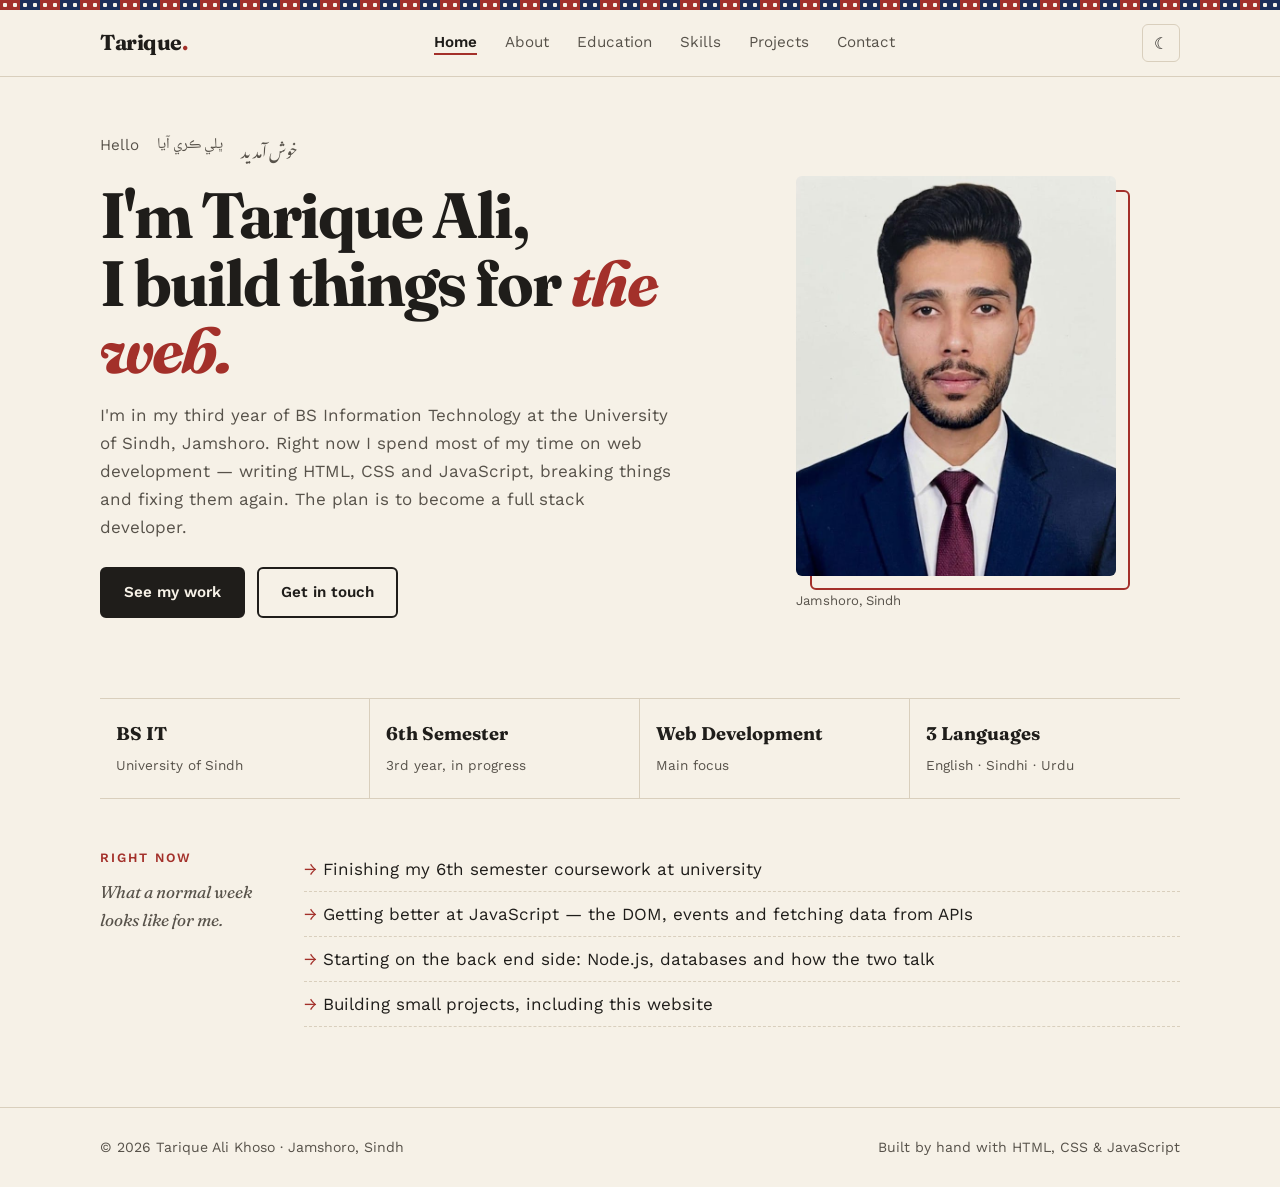
<file: index.html>
<!DOCTYPE html>
<html lang="en">
<head>
  <meta charset="UTF-8">
  <meta name="viewport" content="width=device-width, initial-scale=1.0">
  <title>Home | Tarique Ali</title>
  <meta name="description" content="Tarique Ali — BS Information Technology student at University of Sindh, Jamshoro. Web developer working towards full stack.">
  <link rel="preconnect" href="https://fonts.googleapis.com">
  <link rel="preconnect" href="https://fonts.gstatic.com" crossorigin>
  <link href="https://fonts.googleapis.com/css2?family=Fraunces:ital,wght@0,400;0,700;1,400&family=Work+Sans:wght@400;500;600&family=Noto+Nastaliq+Urdu&family=Noto+Naskh+Arabic&display=swap" rel="stylesheet">
  <link rel="stylesheet" href="style.css">
</head>
<body>
  <div class="ajrak"></div>
  <header class="site-header">
    <nav class="wrap nav">
      <a href="index.html" class="logo">Tarique<span>.</span></a>
      <ul class="nav-links">
        <li><a href="index.html">Home</a></li>
        <li><a href="about.html">About</a></li>
        <li><a href="education.html">Education</a></li>
        <li><a href="skills.html">Skills</a></li>
        <li><a href="projects.html">Projects</a></li>
        <li><a href="contact.html">Contact</a></li>
      </ul>
      <div class="nav-tools">
        <button class="icon-btn theme-btn" aria-label="Switch theme">☾</button>
        <button class="icon-btn menu-btn" aria-label="Open menu" aria-expanded="false">☰</button>
      </div>
    </nav>
  </header>

  <main class="wrap">

    <section class="hero">
      <div>
        <div class="greet">
          <span>Hello</span>
          <span class="sd" lang="sd" dir="rtl">ڀلي ڪري آيا</span>
          <span class="ur" lang="ur" dir="rtl">خوش آمدید</span>
        </div>
        <h1>I'm Tarique Ali,<br>I build things for <em>the web.</em></h1>
        <p>
          I'm in my third year of BS Information Technology at the University of Sindh, Jamshoro.
          Right now I spend most of my time on web development — writing HTML, CSS and JavaScript,
          breaking things and fixing them again. The plan is to become a full stack developer.
        </p>
        <div class="actions">
          <a href="projects.html" class="btn btn-solid">See my work</a>
          <a href="contact.html" class="btn btn-line">Get in touch</a>
        </div>
      </div>
      <div class="photo-frame">
        <div class="photo">
          <img src="profile.jpg" alt="Tarique Ali">
          <span class="initials">TA</span>
        </div>
        <span class="photo-caption">Jamshoro, Sindh</span>
      </div>
    </section>

    <section class="quick-facts reveal">
      <div><strong>BS IT</strong><span>University of Sindh</span></div>
      <div><strong>6th Semester</strong><span>3rd year, in progress</span></div>
      <div><strong>Web Development</strong><span>Main focus</span></div>
      <div><strong>3 Languages</strong><span>English · Sindhi · Urdu</span></div>
    </section>

    <section class="now-box reveal">
      <div>
        <p class="kicker">Right now</p>
        <p class="note">What a normal week looks like for me.</p>
      </div>
      <ul>
        <li>Finishing my 6th semester coursework at university</li>
        <li>Getting better at JavaScript — the DOM, events and fetching data from APIs</li>
        <li>Starting on the back end side: Node.js, databases and how the two talk</li>
        <li>Building small projects, including this website</li>
      </ul>
    </section>

  </main>

  <footer class="site-footer">
    <div class="wrap">
      <span>© <span class="year">2026</span> Tarique Ali Khoso · Jamshoro, Sindh</span>
      <span>Built by hand with HTML, CSS &amp; JavaScript</span>
    </div>
  </footer>

  <script src="script.js"></script>
</body>
</html>
</file>
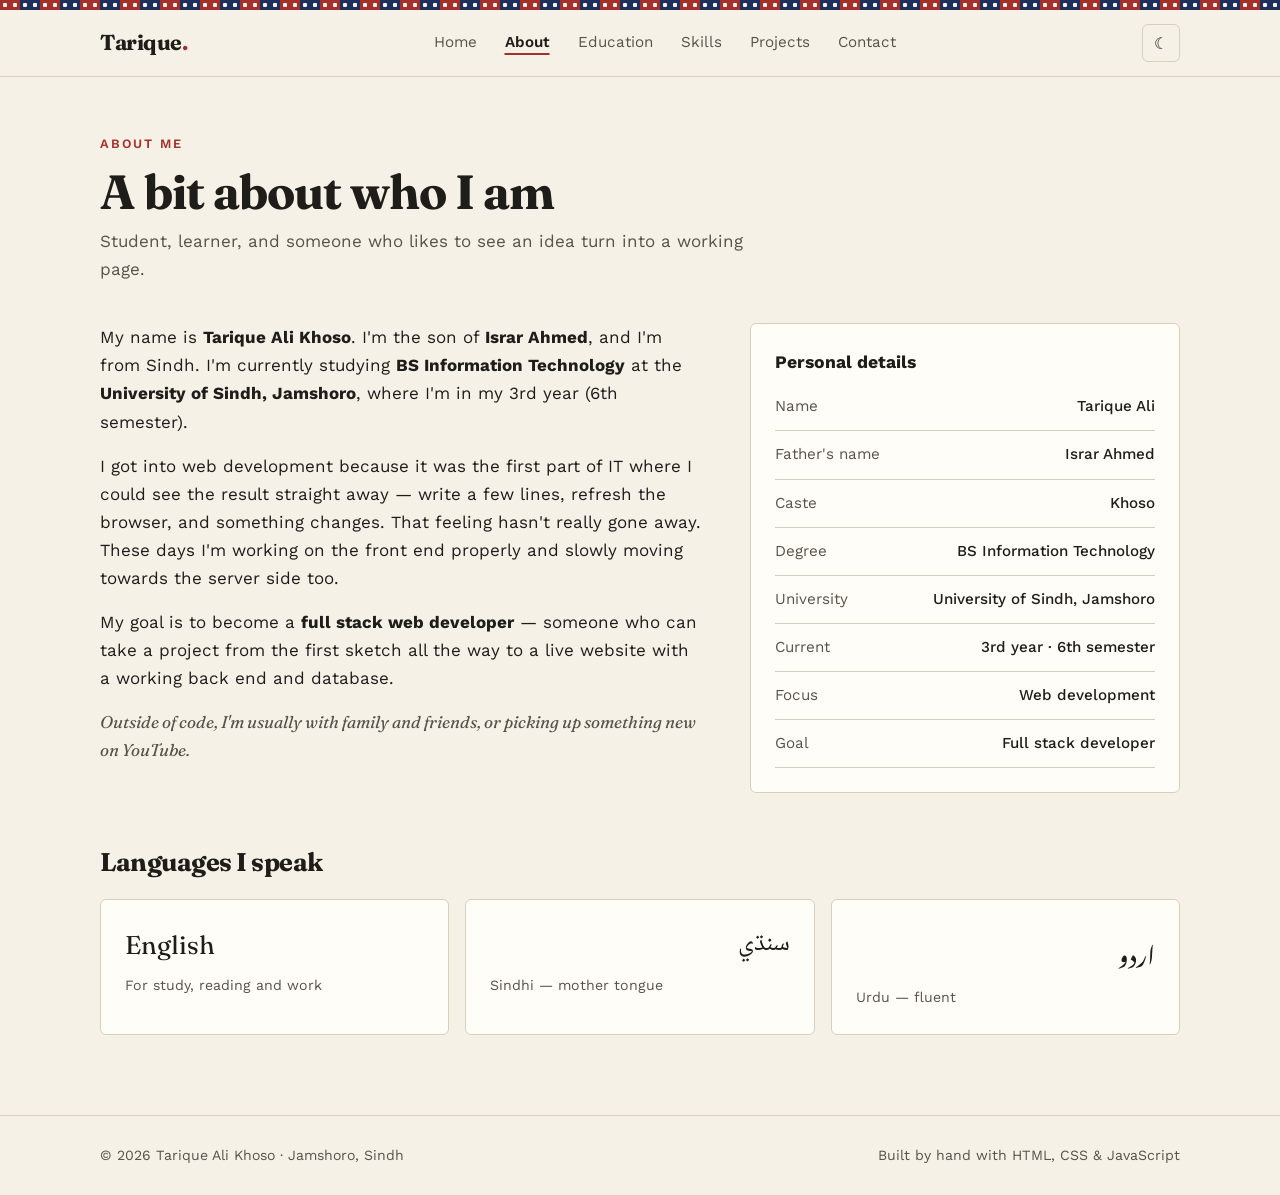
<file: about.html>
<!DOCTYPE html>
<html lang="en">
<head>
  <meta charset="UTF-8">
  <meta name="viewport" content="width=device-width, initial-scale=1.0">
  <title>About | Tarique Ali</title>
  <meta name="description" content="Tarique Ali — BS Information Technology student at University of Sindh, Jamshoro. Web developer working towards full stack.">
  <link rel="preconnect" href="https://fonts.googleapis.com">
  <link rel="preconnect" href="https://fonts.gstatic.com" crossorigin>
  <link href="https://fonts.googleapis.com/css2?family=Fraunces:ital,wght@0,400;0,700;1,400&family=Work+Sans:wght@400;500;600&family=Noto+Nastaliq+Urdu&family=Noto+Naskh+Arabic&display=swap" rel="stylesheet">
  <link rel="stylesheet" href="style.css">
</head>
<body>
  <div class="ajrak"></div>
  <header class="site-header">
    <nav class="wrap nav">
      <a href="index.html" class="logo">Tarique<span>.</span></a>
      <ul class="nav-links">
        <li><a href="index.html">Home</a></li>
        <li><a href="about.html">About</a></li>
        <li><a href="education.html">Education</a></li>
        <li><a href="skills.html">Skills</a></li>
        <li><a href="projects.html">Projects</a></li>
        <li><a href="contact.html">Contact</a></li>
      </ul>
      <div class="nav-tools">
        <button class="icon-btn theme-btn" aria-label="Switch theme">☾</button>
        <button class="icon-btn menu-btn" aria-label="Open menu" aria-expanded="false">☰</button>
      </div>
    </nav>
  </header>

  <main class="wrap">

    <p class="kicker">About me</p>
    <h1 class="page-title">A bit about who I am</h1>
    <p class="page-sub">Student, learner, and someone who likes to see an idea turn into a working page.</p>

    <section class="about-grid">
      <div class="reveal">
        <p>
          My name is <strong>Tarique Ali Khoso</strong>. I'm the son of <strong>Israr Ahmed</strong>, and I'm
          from Sindh. I'm currently studying <strong>BS Information Technology</strong> at the
          <strong>University of Sindh, Jamshoro</strong>, where I'm in my 3rd year (6th semester).
        </p>
        <p>
          I got into web development because it was the first part of IT where I could see the result
          straight away — write a few lines, refresh the browser, and something changes. That feeling
          hasn't really gone away. These days I'm working on the front end properly and slowly moving
          towards the server side too.
        </p>
        <p>
          My goal is to become a <strong>full stack web developer</strong> — someone who can take a project
          from the first sketch all the way to a live website with a working back end and database.
        </p>
        <p class="note">Outside of code, I'm usually with family and friends, or picking up something new on YouTube.</p>
      </div>

      <aside class="card reveal">
        <h3>Personal details</h3>
        <ul class="details">
          <li><span>Name</span><span>Tarique Ali</span></li>
          <li><span>Father's name</span><span>Israr Ahmed</span></li>
          <li><span>Caste</span><span>Khoso</span></li>
          <li><span>Degree</span><span>BS Information Technology</span></li>
          <li><span>University</span><span>University of Sindh, Jamshoro</span></li>
          <li><span>Current</span><span>3rd year · 6th semester</span></li>
          <li><span>Focus</span><span>Web development</span></li>
          <li><span>Goal</span><span>Full stack developer</span></li>
        </ul>
      </aside>
    </section>

    <h2>Languages I speak</h2>
    <section class="langs">
      <div class="card lang reveal">
        <div class="script en">English</div>
        <small>For study, reading and work</small>
      </div>
      <div class="card lang reveal">
        <div class="script sd" lang="sd" dir="rtl">سنڌي</div>
        <small>Sindhi — mother tongue</small>
      </div>
      <div class="card lang reveal">
        <div class="script ur" lang="ur" dir="rtl">اردو</div>
        <small>Urdu — fluent</small>
      </div>
    </section>

  </main>

  <footer class="site-footer">
    <div class="wrap">
      <span>© <span class="year">2026</span> Tarique Ali Khoso · Jamshoro, Sindh</span>
      <span>Built by hand with HTML, CSS &amp; JavaScript</span>
    </div>
  </footer>

  <script src="script.js"></script>
</body>
</html>
</file>
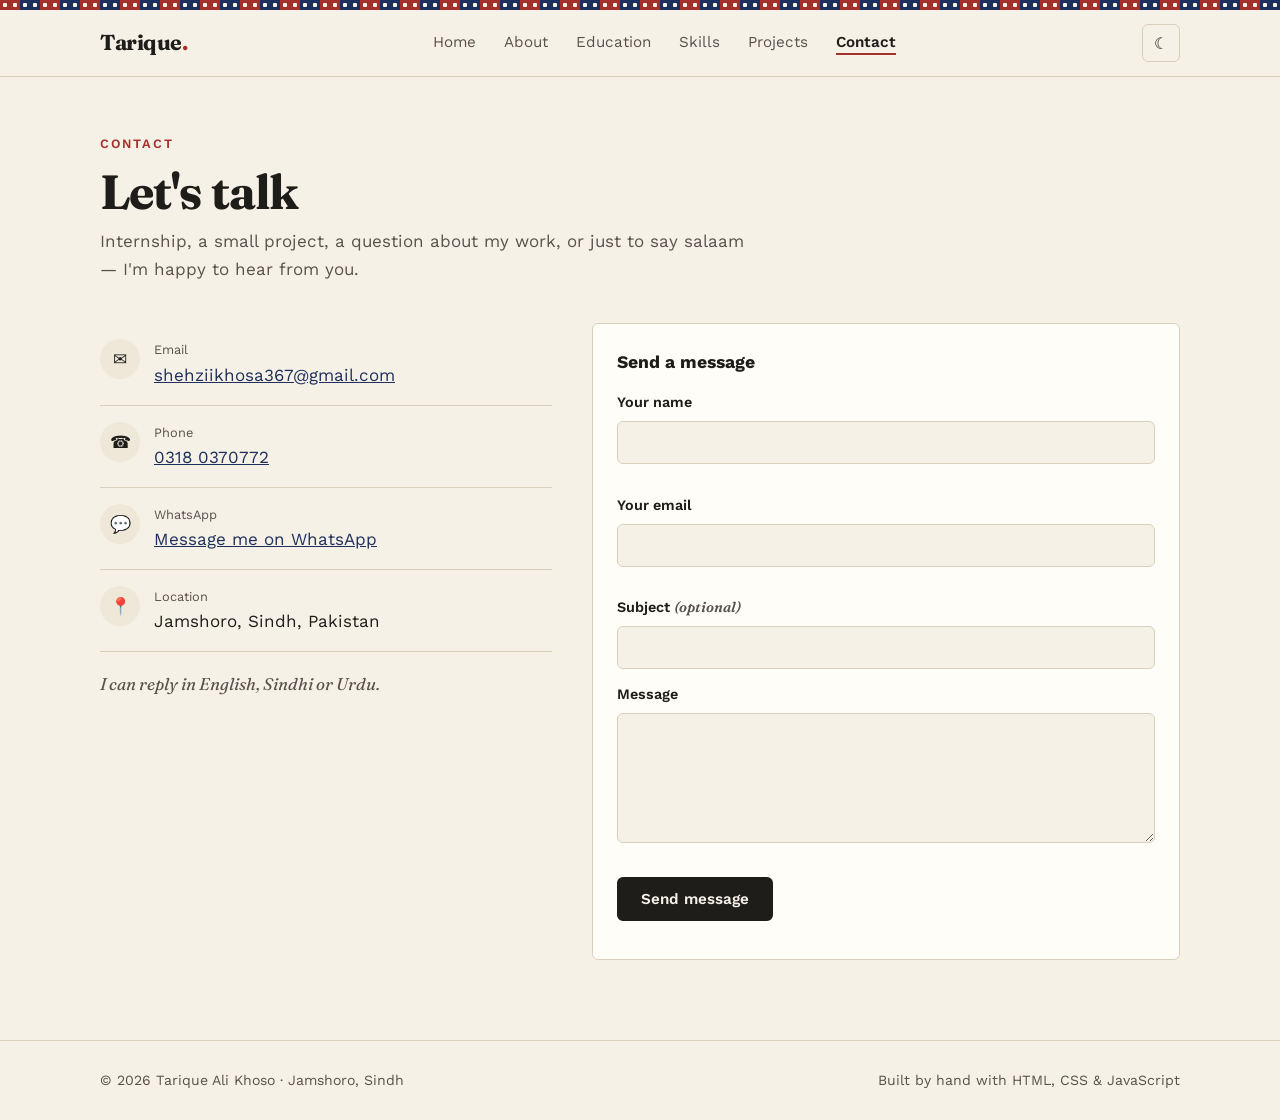
<file: contact.html>
<!DOCTYPE html>
<html lang="en">
<head>
  <meta charset="UTF-8">
  <meta name="viewport" content="width=device-width, initial-scale=1.0">
  <title>Contact | Tarique Ali</title>
  <meta name="description" content="Tarique Ali — BS Information Technology student at University of Sindh, Jamshoro. Web developer working towards full stack.">
  <link rel="preconnect" href="https://fonts.googleapis.com">
  <link rel="preconnect" href="https://fonts.gstatic.com" crossorigin>
  <link href="https://fonts.googleapis.com/css2?family=Fraunces:ital,wght@0,400;0,700;1,400&family=Work+Sans:wght@400;500;600&family=Noto+Nastaliq+Urdu&family=Noto+Naskh+Arabic&display=swap" rel="stylesheet">
  <link rel="stylesheet" href="style.css">
</head>
<body>
  <div class="ajrak"></div>
  <header class="site-header">
    <nav class="wrap nav">
      <a href="index.html" class="logo">Tarique<span>.</span></a>
      <ul class="nav-links">
        <li><a href="index.html">Home</a></li>
        <li><a href="about.html">About</a></li>
        <li><a href="education.html">Education</a></li>
        <li><a href="skills.html">Skills</a></li>
        <li><a href="projects.html">Projects</a></li>
        <li><a href="contact.html">Contact</a></li>
      </ul>
      <div class="nav-tools">
        <button class="icon-btn theme-btn" aria-label="Switch theme">☾</button>
        <button class="icon-btn menu-btn" aria-label="Open menu" aria-expanded="false">☰</button>
      </div>
    </nav>
  </header>

  <main class="wrap">

    <p class="kicker">Contact</p>
    <h1 class="page-title">Let's talk</h1>
    <p class="page-sub">
      Internship, a small project, a question about my work, or just to say salaam — I'm happy to hear from you.
    </p>

    <section class="contact-grid">
      <div class="reveal">
        <div class="contact-item">
          <div class="ico">✉</div>
          <div><small>Email</small><a href="mailto:shehziikhosa367@gmail.com">shehziikhosa367@gmail.com</a></div>
        </div>
        <div class="contact-item">
          <div class="ico">☎</div>
          <div><small>Phone</small><a href="tel:+923180370772">0318 0370772</a></div>
        </div>
        <div class="contact-item">
          <div class="ico">💬</div>
          <div><small>WhatsApp</small><a href="https://wa.me/923180370772" target="_blank" rel="noopener">Message me on WhatsApp</a></div>
        </div>
        <div class="contact-item">
          <div class="ico">📍</div>
          <div><small>Location</small>Jamshoro, Sindh, Pakistan</div>
        </div>
        <p class="note" style="margin-top:18px">I can reply in English, Sindhi or Urdu.</p>
      </div>

      <form id="contact-form" class="card reveal" novalidate>
        <h3>Send a message</h3>
        <label for="name">Your name</label>
        <input id="name" name="name" type="text" autocomplete="name">
        <span class="err" id="err-name"></span>

        <label for="email">Your email</label>
        <input id="email" name="email" type="email" autocomplete="email">
        <span class="err" id="err-email"></span>

        <label for="subject">Subject <span class="note">(optional)</span></label>
        <input id="subject" name="subject" type="text">

        <label for="message">Message</label>
        <textarea id="message" name="message"></textarea>
        <span class="err" id="err-message"></span>

        <button type="submit" class="btn btn-solid" style="margin-top:10px">Send message</button>
        <p class="form-msg" id="form-msg" role="status"></p>
      </form>
    </section>

  </main>

  <footer class="site-footer">
    <div class="wrap">
      <span>© <span class="year">2026</span> Tarique Ali Khoso · Jamshoro, Sindh</span>
      <span>Built by hand with HTML, CSS &amp; JavaScript</span>
    </div>
  </footer>

  <script src="script.js"></script>
</body>
</html>
</file>
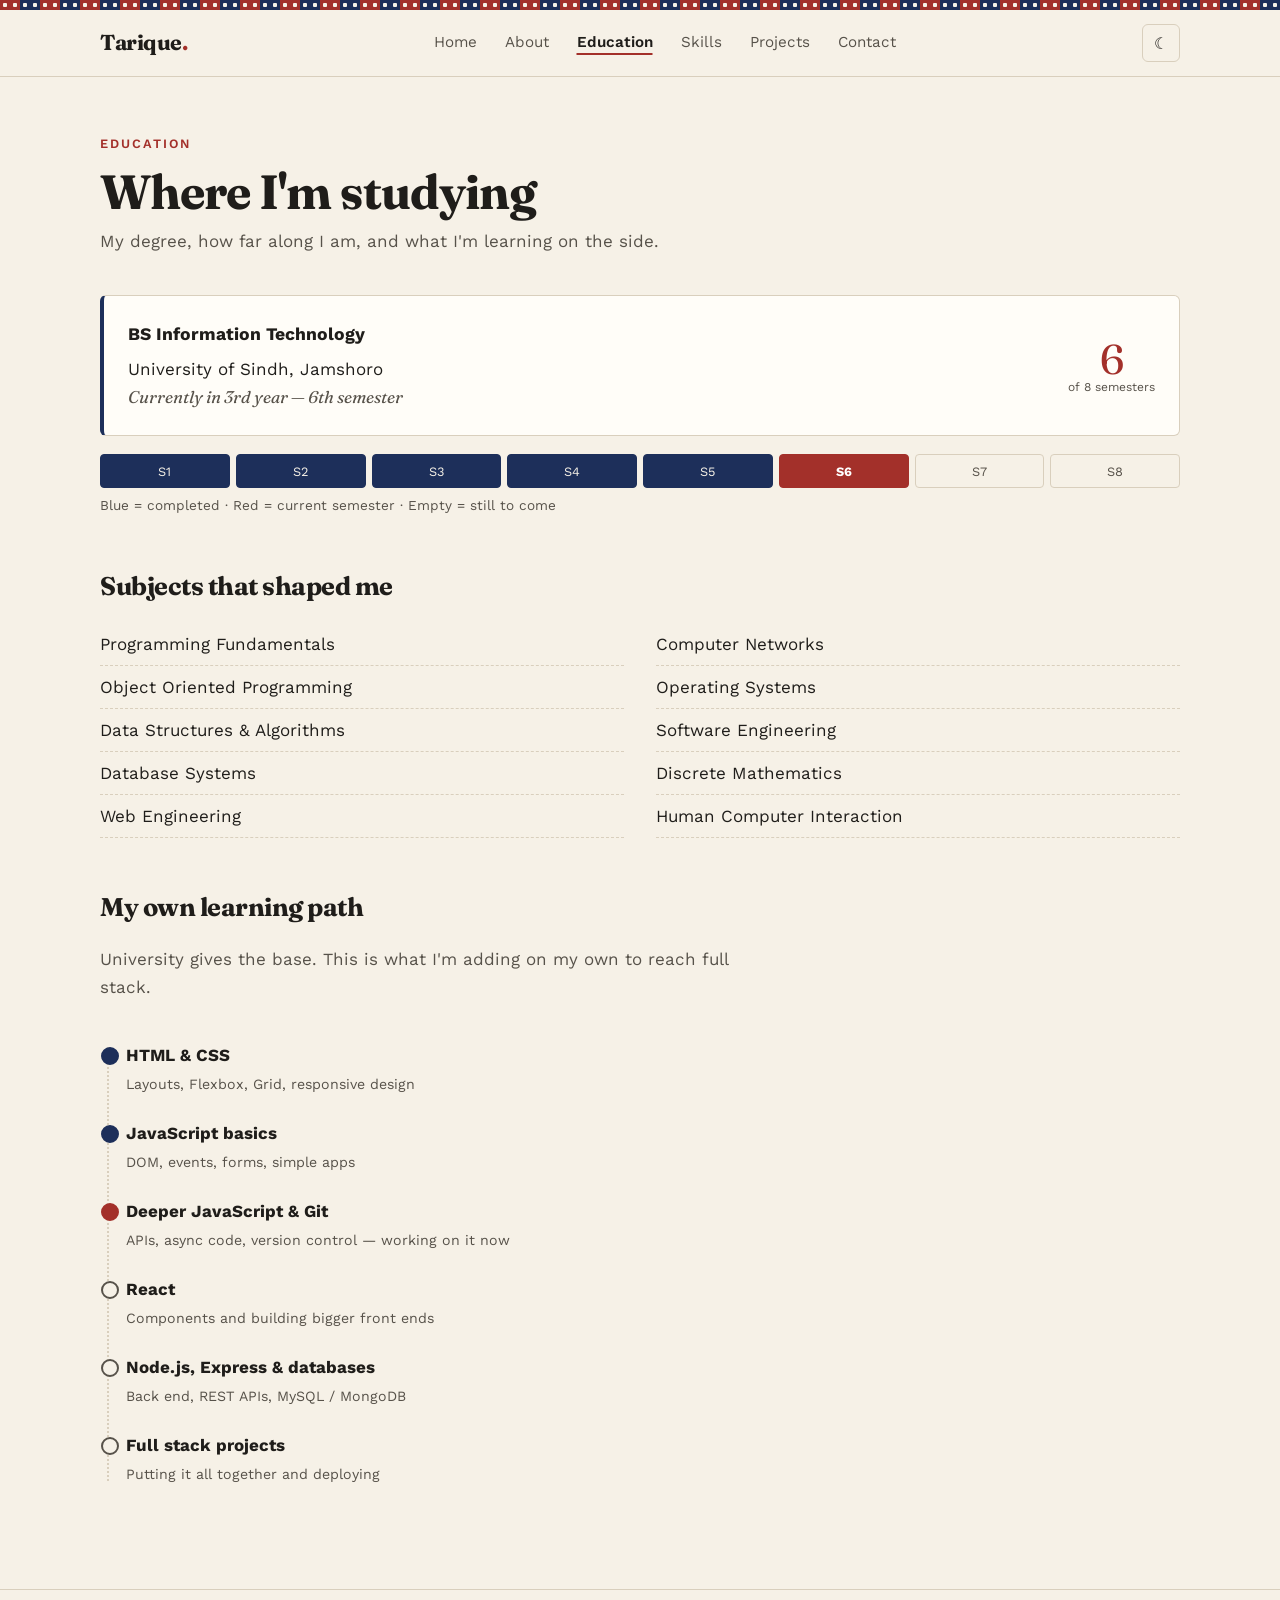
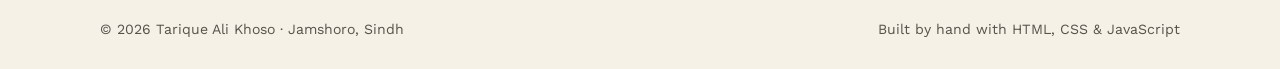
<file: education.html>
<!DOCTYPE html>
<html lang="en">
<head>
  <meta charset="UTF-8">
  <meta name="viewport" content="width=device-width, initial-scale=1.0">
  <title>Education | Tarique Ali</title>
  <meta name="description" content="Tarique Ali — BS Information Technology student at University of Sindh, Jamshoro. Web developer working towards full stack.">
  <link rel="preconnect" href="https://fonts.googleapis.com">
  <link rel="preconnect" href="https://fonts.gstatic.com" crossorigin>
  <link href="https://fonts.googleapis.com/css2?family=Fraunces:ital,wght@0,400;0,700;1,400&family=Work+Sans:wght@400;500;600&family=Noto+Nastaliq+Urdu&family=Noto+Naskh+Arabic&display=swap" rel="stylesheet">
  <link rel="stylesheet" href="style.css">
</head>
<body>
  <div class="ajrak"></div>
  <header class="site-header">
    <nav class="wrap nav">
      <a href="index.html" class="logo">Tarique<span>.</span></a>
      <ul class="nav-links">
        <li><a href="index.html">Home</a></li>
        <li><a href="about.html">About</a></li>
        <li><a href="education.html">Education</a></li>
        <li><a href="skills.html">Skills</a></li>
        <li><a href="projects.html">Projects</a></li>
        <li><a href="contact.html">Contact</a></li>
      </ul>
      <div class="nav-tools">
        <button class="icon-btn theme-btn" aria-label="Switch theme">☾</button>
        <button class="icon-btn menu-btn" aria-label="Open menu" aria-expanded="false">☰</button>
      </div>
    </nav>
  </header>

  <main class="wrap">

    <p class="kicker">Education</p>
    <h1 class="page-title">Where I'm studying</h1>
    <p class="page-sub">My degree, how far along I am, and what I'm learning on the side.</p>

    <section class="card edu-main reveal">
      <div>
        <h3>BS Information Technology</h3>
        <p>University of Sindh, Jamshoro</p>
        <p class="note">Currently in 3rd year — 6th semester</p>
      </div>
      <div class="badge">6<small>of 8 semesters</small></div>
    </section>

    <div class="reveal">
      <div class="semesters" aria-label="Semester progress: 6 of 8"><span class="done">S1</span><span class="done">S2</span><span class="done">S3</span><span class="done">S4</span><span class="done">S5</span><span class="current">S6</span><span class="">S7</span><span class="">S8</span></div>
      <p class="legend">Blue = completed · Red = current semester · Empty = still to come</p>
    </div>

    <h2>Subjects that shaped me</h2>
    <ul class="course-list reveal">
        <li>Programming Fundamentals</li>
        <li>Object Oriented Programming</li>
        <li>Data Structures & Algorithms</li>
        <li>Database Systems</li>
        <li>Web Engineering</li>
        <li>Computer Networks</li>
        <li>Operating Systems</li>
        <li>Software Engineering</li>
        <li>Discrete Mathematics</li>
        <li>Human Computer Interaction</li>
    </ul>

    <h2>My own learning path</h2>
    <p class="page-sub">University gives the base. This is what I'm adding on my own to reach full stack.</p>
    <ul class="roadmap reveal">
      <li class="ok"><strong>HTML &amp; CSS</strong><br><small>Layouts, Flexbox, Grid, responsive design</small></li>
      <li class="ok"><strong>JavaScript basics</strong><br><small>DOM, events, forms, simple apps</small></li>
      <li class="going"><strong>Deeper JavaScript &amp; Git</strong><br><small>APIs, async code, version control — working on it now</small></li>
      <li><strong>React</strong><br><small>Components and building bigger front ends</small></li>
      <li><strong>Node.js, Express &amp; databases</strong><br><small>Back end, REST APIs, MySQL / MongoDB</small></li>
      <li><strong>Full stack projects</strong><br><small>Putting it all together and deploying</small></li>
    </ul>

  </main>

  <footer class="site-footer">
    <div class="wrap">
      <span>© <span class="year">2026</span> Tarique Ali Khoso · Jamshoro, Sindh</span>
      <span>Built by hand with HTML, CSS &amp; JavaScript</span>
    </div>
  </footer>

  <script src="script.js"></script>
</body>
</html>
</file>
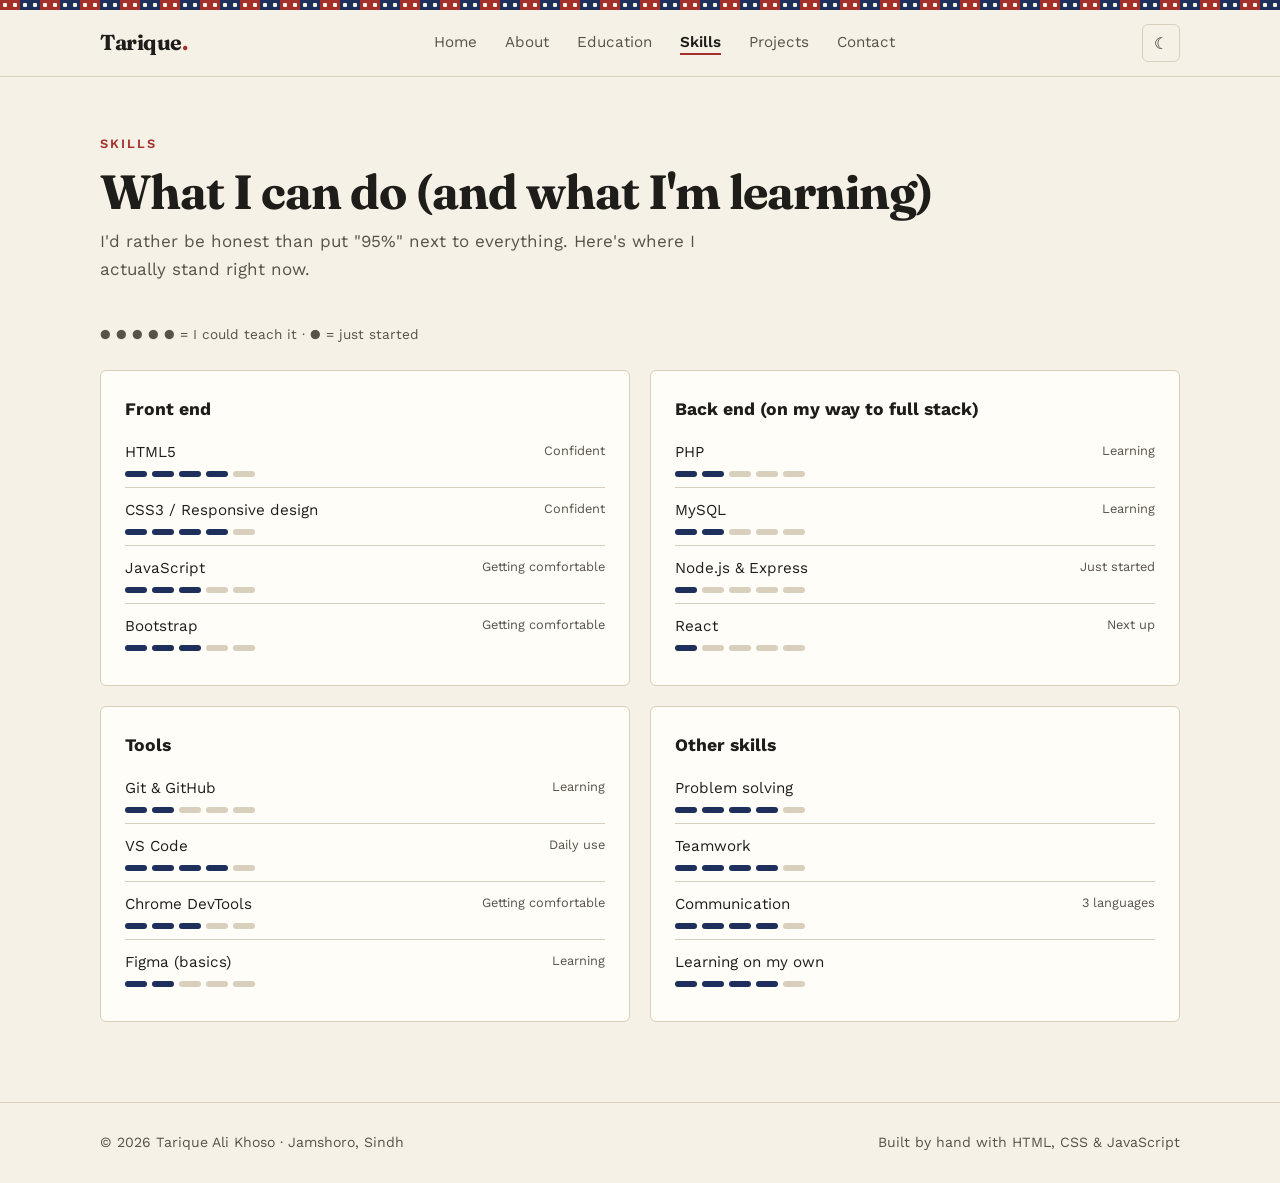
<file: skills.html>
<!DOCTYPE html>
<html lang="en">
<head>
  <meta charset="UTF-8">
  <meta name="viewport" content="width=device-width, initial-scale=1.0">
  <title>Skills | Tarique Ali</title>
  <meta name="description" content="Tarique Ali — BS Information Technology student at University of Sindh, Jamshoro. Web developer working towards full stack.">
  <link rel="preconnect" href="https://fonts.googleapis.com">
  <link rel="preconnect" href="https://fonts.gstatic.com" crossorigin>
  <link href="https://fonts.googleapis.com/css2?family=Fraunces:ital,wght@0,400;0,700;1,400&family=Work+Sans:wght@400;500;600&family=Noto+Nastaliq+Urdu&family=Noto+Naskh+Arabic&display=swap" rel="stylesheet">
  <link rel="stylesheet" href="style.css">
</head>
<body>
  <div class="ajrak"></div>
  <header class="site-header">
    <nav class="wrap nav">
      <a href="index.html" class="logo">Tarique<span>.</span></a>
      <ul class="nav-links">
        <li><a href="index.html">Home</a></li>
        <li><a href="about.html">About</a></li>
        <li><a href="education.html">Education</a></li>
        <li><a href="skills.html">Skills</a></li>
        <li><a href="projects.html">Projects</a></li>
        <li><a href="contact.html">Contact</a></li>
      </ul>
      <div class="nav-tools">
        <button class="icon-btn theme-btn" aria-label="Switch theme">☾</button>
        <button class="icon-btn menu-btn" aria-label="Open menu" aria-expanded="false">☰</button>
      </div>
    </nav>
  </header>

  <main class="wrap">

    <p class="kicker">Skills</p>
    <h1 class="page-title">What I can do (and what I'm learning)</h1>
    <p class="page-sub">
      I'd rather be honest than put "95%" next to everything. Here's where I actually stand right now.
    </p>
    <p class="legend">● ● ● ● ● = I could teach it · ● = just started</p>

    <section class="skill-groups">
      <div class="card reveal">
        <h3>Front end</h3>
        <div class="skill">
          <div class="skill-top"><span>HTML5</span><em>Confident</em></div>
          <div class="dots"><i class="on"></i><i class="on"></i><i class="on"></i><i class="on"></i><i></i></div>
        </div>
        <div class="skill">
          <div class="skill-top"><span>CSS3 / Responsive design</span><em>Confident</em></div>
          <div class="dots"><i class="on"></i><i class="on"></i><i class="on"></i><i class="on"></i><i></i></div>
        </div>
        <div class="skill">
          <div class="skill-top"><span>JavaScript</span><em>Getting comfortable</em></div>
          <div class="dots"><i class="on"></i><i class="on"></i><i class="on"></i><i></i><i></i></div>
        </div>
        <div class="skill">
          <div class="skill-top"><span>Bootstrap</span><em>Getting comfortable</em></div>
          <div class="dots"><i class="on"></i><i class="on"></i><i class="on"></i><i></i><i></i></div>
        </div>
      </div>
      <div class="card reveal">
        <h3>Back end (on my way to full stack)</h3>
        <div class="skill">
          <div class="skill-top"><span>PHP</span><em>Learning</em></div>
          <div class="dots"><i class="on"></i><i class="on"></i><i></i><i></i><i></i></div>
        </div>
        <div class="skill">
          <div class="skill-top"><span>MySQL</span><em>Learning</em></div>
          <div class="dots"><i class="on"></i><i class="on"></i><i></i><i></i><i></i></div>
        </div>
        <div class="skill">
          <div class="skill-top"><span>Node.js & Express</span><em>Just started</em></div>
          <div class="dots"><i class="on"></i><i></i><i></i><i></i><i></i></div>
        </div>
        <div class="skill">
          <div class="skill-top"><span>React</span><em>Next up</em></div>
          <div class="dots"><i class="on"></i><i></i><i></i><i></i><i></i></div>
        </div>
      </div>
      <div class="card reveal">
        <h3>Tools</h3>
        <div class="skill">
          <div class="skill-top"><span>Git & GitHub</span><em>Learning</em></div>
          <div class="dots"><i class="on"></i><i class="on"></i><i></i><i></i><i></i></div>
        </div>
        <div class="skill">
          <div class="skill-top"><span>VS Code</span><em>Daily use</em></div>
          <div class="dots"><i class="on"></i><i class="on"></i><i class="on"></i><i class="on"></i><i></i></div>
        </div>
        <div class="skill">
          <div class="skill-top"><span>Chrome DevTools</span><em>Getting comfortable</em></div>
          <div class="dots"><i class="on"></i><i class="on"></i><i class="on"></i><i></i><i></i></div>
        </div>
        <div class="skill">
          <div class="skill-top"><span>Figma (basics)</span><em>Learning</em></div>
          <div class="dots"><i class="on"></i><i class="on"></i><i></i><i></i><i></i></div>
        </div>
      </div>
      <div class="card reveal">
        <h3>Other skills</h3>
        <div class="skill">
          <div class="skill-top"><span>Problem solving</span><em></em></div>
          <div class="dots"><i class="on"></i><i class="on"></i><i class="on"></i><i class="on"></i><i></i></div>
        </div>
        <div class="skill">
          <div class="skill-top"><span>Teamwork</span><em></em></div>
          <div class="dots"><i class="on"></i><i class="on"></i><i class="on"></i><i class="on"></i><i></i></div>
        </div>
        <div class="skill">
          <div class="skill-top"><span>Communication</span><em>3 languages</em></div>
          <div class="dots"><i class="on"></i><i class="on"></i><i class="on"></i><i class="on"></i><i></i></div>
        </div>
        <div class="skill">
          <div class="skill-top"><span>Learning on my own</span><em></em></div>
          <div class="dots"><i class="on"></i><i class="on"></i><i class="on"></i><i class="on"></i><i></i></div>
        </div>
      </div>
    </section>

  </main>

  <footer class="site-footer">
    <div class="wrap">
      <span>© <span class="year">2026</span> Tarique Ali Khoso · Jamshoro, Sindh</span>
      <span>Built by hand with HTML, CSS &amp; JavaScript</span>
    </div>
  </footer>

  <script src="script.js"></script>
</body>
</html>
</file>
<file: style.css>
/* =========================================================
   Tarique Ali — Portfolio
   Plain CSS, no frameworks. Colours borrowed from ajrak:
   indigo, madder red and a warm unbleached cotton.
   ========================================================= */

:root {
  --paper: #f6f1e7;
  --paper-2: #efe7d8;
  --ink: #1f1d1a;
  --ink-soft: #57524a;
  --line: #d9cfbd;
  --indigo: #1d2f5a;
  --madder: #a3302a;
  --card: #fffdf8;
  --radius: 6px;
  --wrap: 1080px;
  --serif: "Fraunces", Georgia, "Times New Roman", serif;
  --sans: "Work Sans", "Segoe UI", Arial, sans-serif;
  --urdu: "Noto Nastaliq Urdu", "Jameel Noori Nastaleeq", serif;
  --sindhi: "Noto Naskh Arabic", "MB Lateefi", serif;
}

[data-theme="dark"] {
  --paper: #16171c;
  --paper-2: #1d1f26;
  --ink: #ece6da;
  --ink-soft: #a8a194;
  --line: #34363f;
  --indigo: #8ea6e0;
  --madder: #e2766d;
  --card: #1f2129;
}

* { box-sizing: border-box; margin: 0; padding: 0; }

html { scroll-behavior: smooth; }

body {
  font-family: var(--sans);
  font-size: 17px;
  line-height: 1.65;
  color: var(--ink);
  background: var(--paper);
  transition: background .25s, color .25s;
}

img { max-width: 100%; display: block; }
a { color: var(--indigo); }
a:hover { color: var(--madder); }

.wrap { width: min(100% - 32px, var(--wrap)); margin-inline: auto; }

/* ---------- ajrak strip (top of every page) ---------- */
.ajrak {
  height: 10px;
  background:
    radial-gradient(circle at 5px 5px, var(--paper) 2px, transparent 2.5px) 0 0/10px 10px,
    linear-gradient(90deg, var(--madder) 0 50%, var(--indigo) 50% 100%) 0 0/40px 10px;
}

/* ---------- header / nav ---------- */
.site-header {
  border-bottom: 1px solid var(--line);
  background: var(--paper);
  position: sticky;
  top: 0;
  z-index: 50;
}
.nav {
  display: flex;
  align-items: center;
  justify-content: space-between;
  gap: 16px;
  padding: 14px 0;
}
.logo {
  font-family: var(--serif);
  font-weight: 700;
  font-size: 1.35rem;
  color: var(--ink);
  text-decoration: none;
  letter-spacing: -0.5px;
}
.logo span { color: var(--madder); }

.nav-links { display: flex; gap: 4px; list-style: none; }
.nav-links a {
  display: block;
  padding: 6px 12px;
  color: var(--ink-soft);
  text-decoration: none;
  font-size: .95rem;
  border-radius: var(--radius);
}
.nav-links a:hover { color: var(--ink); background: var(--paper-2); }
.nav-links a.active {
  color: var(--ink);
  font-weight: 600;
  text-decoration: underline;
  text-decoration-color: var(--madder);
  text-decoration-thickness: 2px;
  text-underline-offset: 6px;
}

.nav-tools { display: flex; align-items: center; gap: 8px; }
.icon-btn {
  background: none;
  border: 1px solid var(--line);
  color: var(--ink);
  border-radius: var(--radius);
  width: 38px;
  height: 38px;
  cursor: pointer;
  font-size: 1rem;
}
.icon-btn:hover { border-color: var(--ink-soft); }
.menu-btn { display: none; }

/* ---------- generic bits ---------- */
main { padding: 56px 0 80px; min-height: 70vh; }

.page-title {
  font-family: var(--serif);
  font-size: clamp(2rem, 5vw, 3rem);
  line-height: 1.15;
  letter-spacing: -1px;
  margin-bottom: 8px;
}
.page-sub { color: var(--ink-soft); max-width: 60ch; margin-bottom: 40px; }

h2 {
  font-family: var(--serif);
  font-size: 1.6rem;
  margin: 48px 0 16px;
  letter-spacing: -.5px;
}
h3 { font-size: 1.1rem; margin-bottom: 6px; }

.kicker {
  font-size: .8rem;
  text-transform: uppercase;
  letter-spacing: 2px;
  color: var(--madder);
  font-weight: 600;
  margin-bottom: 10px;
}

.btn {
  display: inline-block;
  padding: 11px 22px;
  border-radius: var(--radius);
  font-weight: 600;
  text-decoration: none;
  border: 2px solid var(--ink);
  font-size: .95rem;
  cursor: pointer;
  font-family: inherit;
  transition: transform .15s;
}
.btn:hover { transform: translateY(-2px); }
.btn-solid { background: var(--ink); color: var(--paper); }
.btn-solid:hover { color: var(--paper); }
.btn-line { background: transparent; color: var(--ink); }

.card {
  background: var(--card);
  border: 1px solid var(--line);
  border-radius: var(--radius);
  padding: 24px;
}

.tag {
  display: inline-block;
  font-size: .78rem;
  padding: 2px 9px;
  border: 1px solid var(--line);
  border-radius: 20px;
  color: var(--ink-soft);
  margin: 0 4px 6px 0;
}

.note {
  font-family: var(--serif);
  font-style: italic;
  color: var(--ink-soft);
}

/* ---------- home ---------- */
.hero {
  display: grid;
  grid-template-columns: 1.3fr 1fr;
  gap: 48px;
  align-items: center;
}
.hero h1 {
  font-family: var(--serif);
  font-size: clamp(2.4rem, 6vw, 4rem);
  line-height: 1.05;
  letter-spacing: -2px;
  margin-bottom: 18px;
}
.hero h1 em { color: var(--madder); font-style: italic; }
.hero p { color: var(--ink-soft); max-width: 52ch; margin-bottom: 26px; }
.hero .actions { display: flex; gap: 12px; flex-wrap: wrap; }

.greet {
  display: flex;
  gap: 18px;
  flex-wrap: wrap;
  margin-bottom: 18px;
  color: var(--ink-soft);
  font-size: .95rem;
}
.greet .ur { font-family: var(--urdu); line-height: 2; }
.greet .sd { font-family: var(--sindhi); }

.photo-frame {
  position: relative;
  justify-self: center;
  width: min(320px, 80vw);
  aspect-ratio: 4/5;
}
.photo-frame::before {
  content: "";
  position: absolute;
  inset: 14px -14px -14px 14px;
  border: 2px solid var(--madder);
  border-radius: var(--radius);
}
.photo {
  position: relative;
  width: 100%;
  height: 100%;
  border-radius: var(--radius);
  background: var(--indigo);
  overflow: hidden;
  display: grid;
  place-items: center;
}
.photo img { width: 100%; height: 100%; object-fit: cover; }
.photo .initials {
  font-family: var(--serif);
  font-size: 5rem;
  color: var(--paper);
  display: none;
}
.photo.no-img .initials { display: block; }
.photo.no-img img { display: none; }

.photo-caption {
  position: absolute;
  bottom: -36px;
  left: 0;
  font-size: .82rem;
  color: var(--ink-soft);
}

.quick-facts {
  display: grid;
  grid-template-columns: repeat(4, 1fr);
  border-top: 1px solid var(--line);
  border-bottom: 1px solid var(--line);
  margin-top: 80px;
}
.quick-facts div { padding: 20px 16px; border-right: 1px solid var(--line); }
.quick-facts div:last-child { border-right: 0; }
.quick-facts strong { display: block; font-family: var(--serif); font-size: 1.15rem; }
.quick-facts span { font-size: .85rem; color: var(--ink-soft); }

.now-box {
  margin-top: 48px;
  display: grid;
  grid-template-columns: 180px 1fr;
  gap: 24px;
}
.now-box ul { list-style: none; }
.now-box li { padding: 8px 0; border-bottom: 1px dashed var(--line); }
.now-box li::before { content: "→ "; color: var(--madder); }

/* ---------- about ---------- */
.about-grid {
  display: grid;
  grid-template-columns: 1.4fr 1fr;
  gap: 48px;
  align-items: start;
}
.about-grid p { margin-bottom: 16px; }
.details { list-style: none; }
.details li {
  display: flex;
  justify-content: space-between;
  gap: 12px;
  padding: 11px 0;
  border-bottom: 1px solid var(--line);
  font-size: .95rem;
}
.details li span:first-child { color: var(--ink-soft); }
.details li span:last-child { text-align: right; font-weight: 500; }

.langs { display: grid; grid-template-columns: repeat(3, 1fr); gap: 16px; }
.lang .script { font-size: 1.6rem; margin-bottom: 4px; }
.lang .script.ur { font-family: var(--urdu); line-height: 2.1; }
.lang .script.sd { font-family: var(--sindhi); }
.lang .script.en { font-family: var(--serif); }
.lang small { color: var(--ink-soft); }

/* ---------- education ---------- */
.edu-main {
  display: grid;
  grid-template-columns: 1fr auto;
  gap: 24px;
  align-items: center;
  border-left: 4px solid var(--indigo);
}
.edu-main .badge {
  font-family: var(--serif);
  font-size: 2.6rem;
  color: var(--madder);
  line-height: 1;
  text-align: center;
}
.edu-main .badge small {
  display: block;
  font-family: var(--sans);
  font-size: .75rem;
  color: var(--ink-soft);
}

.semesters {
  display: grid;
  grid-template-columns: repeat(8, 1fr);
  gap: 6px;
  margin: 18px 0 6px;
}
.semesters span {
  height: 34px;
  border-radius: 4px;
  border: 1px solid var(--line);
  display: grid;
  place-items: center;
  font-size: .8rem;
  color: var(--ink-soft);
}
.semesters .done { background: var(--indigo); color: var(--paper); border-color: var(--indigo); }
.semesters .current { background: var(--madder); color: #fff; border-color: var(--madder); font-weight: 700; }

.course-list {
  columns: 2;
  column-gap: 32px;
  list-style: none;
}
.course-list li { padding: 7px 0; border-bottom: 1px dashed var(--line); break-inside: avoid; }

.roadmap { list-style: none; position: relative; padding-left: 26px; }
.roadmap::before {
  content: "";
  position: absolute;
  left: 7px; top: 6px; bottom: 6px;
  border-left: 2px dotted var(--line);
}
.roadmap li { position: relative; margin-bottom: 22px; }
.roadmap li::before {
  content: "";
  position: absolute;
  left: -25px; top: 6px;
  width: 14px; height: 14px;
  border-radius: 50%;
  background: var(--paper);
  border: 2px solid var(--ink-soft);
}
.roadmap li.ok::before { background: var(--indigo); border-color: var(--indigo); }
.roadmap li.going::before { background: var(--madder); border-color: var(--madder); }
.roadmap small { color: var(--ink-soft); }

/* ---------- skills ---------- */
.skill-groups { display: grid; grid-template-columns: repeat(2, 1fr); gap: 20px; }
.skill { padding: 10px 0; border-bottom: 1px solid var(--line); }
.skill:last-child { border-bottom: 0; }
.skill-top { display: flex; justify-content: space-between; font-size: .95rem; }
.skill-top em { font-style: normal; font-size: .8rem; color: var(--ink-soft); }
.dots { display: flex; gap: 5px; margin-top: 6px; }
.dots i {
  width: 22px; height: 6px;
  border-radius: 3px;
  background: var(--line);
}
.dots i.on { background: var(--indigo); }

.legend { font-size: .85rem; color: var(--ink-soft); margin-bottom: 24px; }

/* ---------- projects ---------- */
.filters { display: flex; gap: 8px; flex-wrap: wrap; margin-bottom: 28px; }
.filters button {
  font-family: inherit;
  font-size: .9rem;
  padding: 6px 14px;
  border-radius: 20px;
  border: 1px solid var(--line);
  background: transparent;
  color: var(--ink-soft);
  cursor: pointer;
}
.filters button.active { background: var(--ink); color: var(--paper); border-color: var(--ink); }

.project-grid { display: grid; grid-template-columns: repeat(2, 1fr); gap: 22px; }
.project { display: flex; flex-direction: column; }
.project .thumb {
  height: 150px;
  border-radius: 4px;
  margin-bottom: 16px;
  display: grid;
  place-items: center;
  font-family: var(--serif);
  font-size: 1.4rem;
  color: var(--paper);
}
.project p { color: var(--ink-soft); font-size: .95rem; margin-bottom: 12px; flex: 1; }
.project .status { font-size: .8rem; font-weight: 600; color: var(--madder); margin-bottom: 6px; }
.project .links { display: flex; gap: 16px; font-size: .9rem; margin-top: 8px; }
.project.hide { display: none; }

.t1 { background: var(--indigo); }
.t2 { background: var(--madder); }
.t3 { background: #3c5a40; }
.t4 { background: #6b4c2f; }
.t5 { background: #4a3a5e; }
.t6 { background: #2f5e63; }

/* ---------- contact ---------- */
.contact-grid { display: grid; grid-template-columns: 1fr 1.3fr; gap: 40px; align-items: start; }
.contact-item { display: flex; gap: 14px; padding: 16px 0; border-bottom: 1px solid var(--line); }
.contact-item .ico {
  width: 40px; height: 40px;
  border-radius: 50%;
  background: var(--paper-2);
  display: grid; place-items: center;
  flex-shrink: 0;
}
.contact-item small { display: block; color: var(--ink-soft); font-size: .8rem; }
.contact-item a { word-break: break-all; }

form label { display: block; font-size: .9rem; font-weight: 600; margin: 14px 0 6px; }
form input, form textarea {
  width: 100%;
  padding: 11px 13px;
  border: 1px solid var(--line);
  border-radius: var(--radius);
  background: var(--paper);
  color: var(--ink);
  font-family: inherit;
  font-size: 1rem;
}
form input:focus, form textarea:focus { outline: 2px solid var(--indigo); outline-offset: 1px; }
form textarea { min-height: 130px; resize: vertical; }
.err { color: var(--madder); font-size: .82rem; min-height: 1.2em; display: block; }
.form-msg { margin-top: 14px; font-size: .95rem; }

/* ---------- footer ---------- */
.site-footer {
  border-top: 1px solid var(--line);
  padding: 28px 0;
  font-size: .88rem;
  color: var(--ink-soft);
}
.site-footer .wrap { display: flex; justify-content: space-between; flex-wrap: wrap; gap: 10px; }

/* ---------- reveal on scroll ---------- */
.reveal { opacity: 0; transform: translateY(14px); transition: opacity .5s, transform .5s; }
.reveal.seen { opacity: 1; transform: none; }

/* ---------- responsive ---------- */
@media (max-width: 860px) {
  .hero, .about-grid, .contact-grid, .now-box { grid-template-columns: 1fr; }
  .hero .photo-frame { order: -1; margin-bottom: 30px; width: min(240px, 70vw); }
  .quick-facts { grid-template-columns: repeat(2, 1fr); }
  .quick-facts div:nth-child(2) { border-right: 0; }
  .quick-facts div:nth-child(-n+2) { border-bottom: 1px solid var(--line); }
  .skill-groups, .project-grid { grid-template-columns: 1fr; }
  .course-list { columns: 1; }
}

@media (max-width: 720px) {
  .menu-btn { display: block; }
  .nav-links {
    display: none;
    position: absolute;
    top: 100%;
    left: 0; right: 0;
    flex-direction: column;
    background: var(--paper);
    border-bottom: 1px solid var(--line);
    padding: 8px 16px 16px;
  }
  .nav-links.open { display: flex; }
  .langs { grid-template-columns: 1fr; }
  .semesters span { font-size: .7rem; }
  .edu-main { grid-template-columns: 1fr; }
}

@media (prefers-reduced-motion: reduce) {
  * { transition: none !important; scroll-behavior: auto !important; }
  .reveal { opacity: 1; transform: none; }
}
</file>
